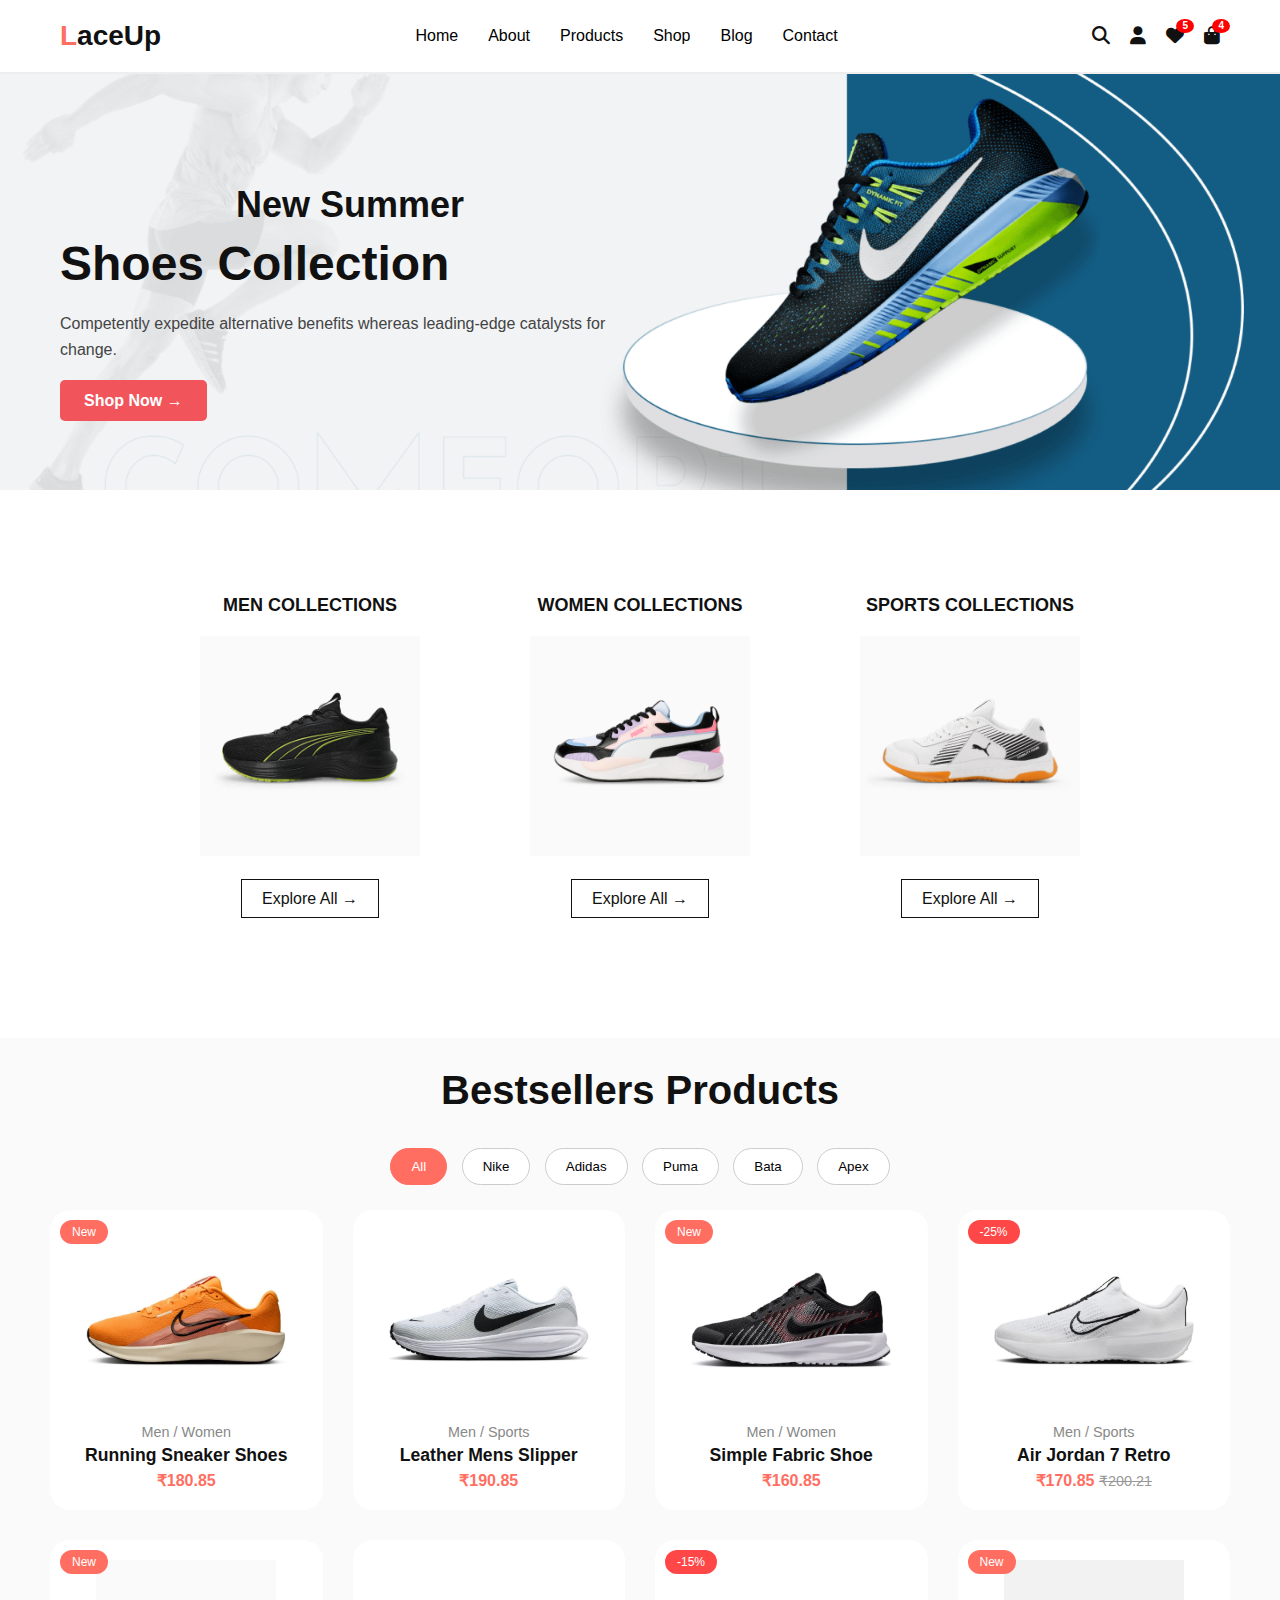
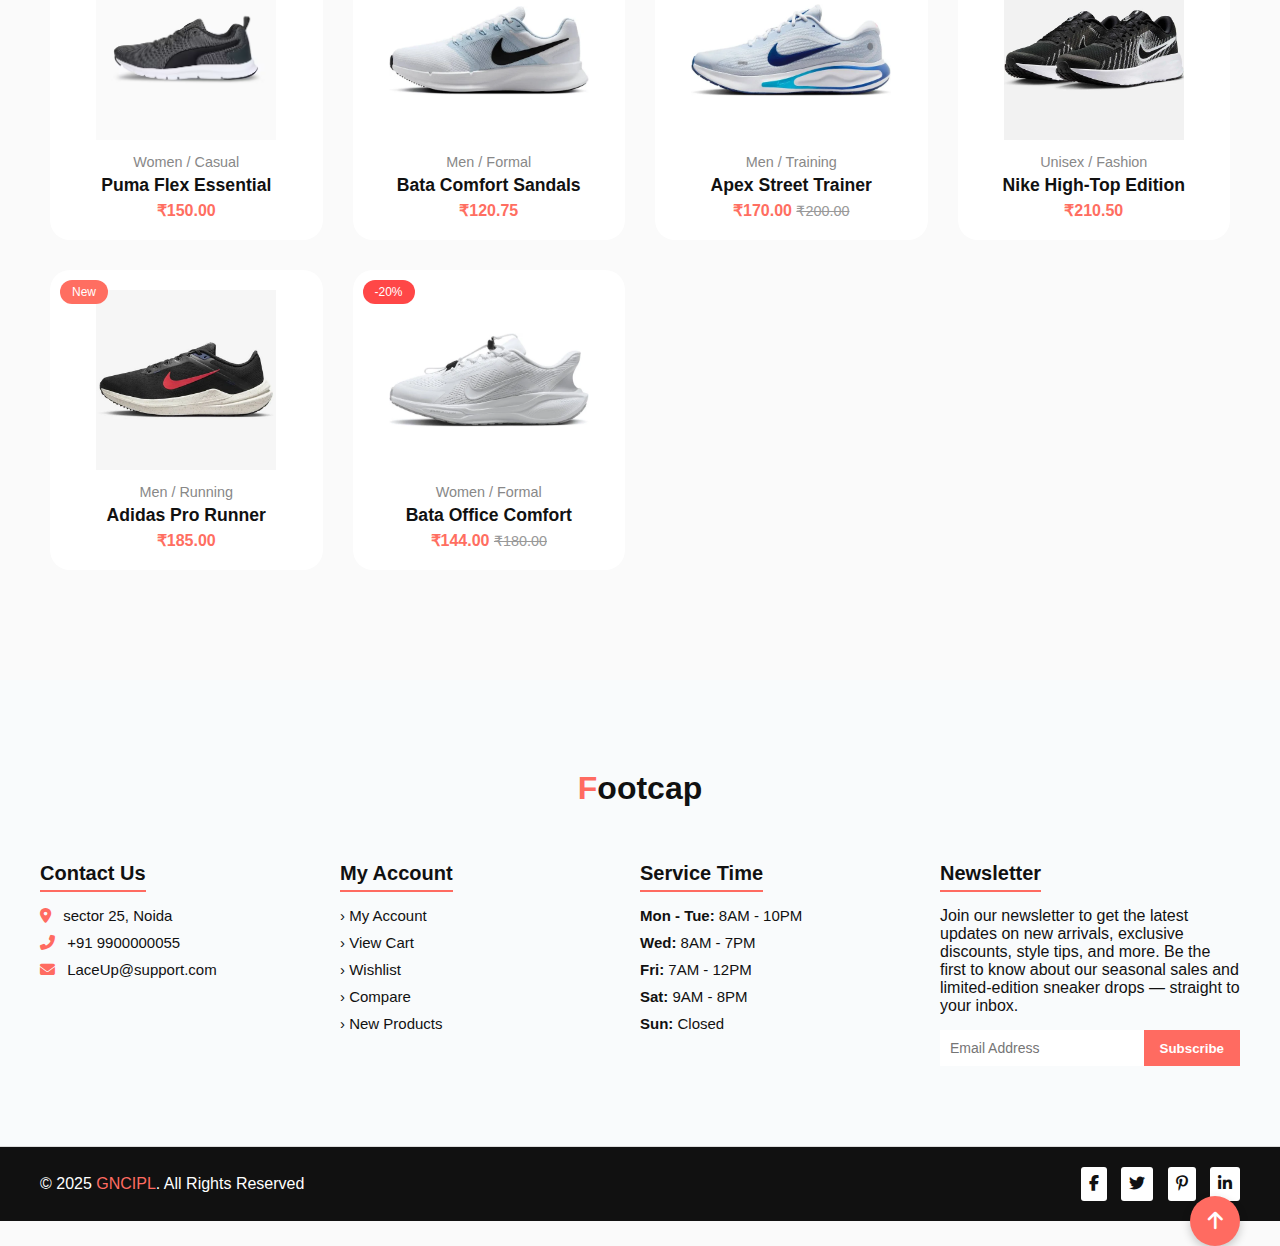
<file: index.html>
<!DOCTYPE html>
<html lang="en">
<head>
    <meta charset="UTF-8">
    <meta name="viewport" content="width=device-width, initial-scale=1.0">
    <title>E-Commerce</title>
    <link rel="stylesheet" href="styles.css" />
    <link rel="stylesheet" href="https://cdnjs.cloudflare.com/ajax/libs/font-awesome/6.4.0/css/all.min.css">
    
</head>
<body>
  <header>
    <div class="logo"><span>L</span>aceUp</div>
    <nav>
      <ul>
        <li><a href="#">Home</a></li>
        <li><a href="#">About</a></li>
        <li><a href="#">Products</a></li>
        <li><a href="#">Shop</a></li>
        <li><a href="#">Blog</a></li>
        <li><a href="#">Contact</a></li>
      </ul>
    </nav>
    <div class="icons">
      <i class="fas fa-search" aria-label="Search"></i>
      <i class="fas fa-user" aria-label="User"></i>
      <i class="fas fa-heart" aria-label="Wishlist"><span class="badge">5</span></i>
      <i class="fas fa-shopping-bag" aria-label="Cart"><span class="badge">4</span></i>
    </div>
  </header>

  <main>
    <section class="hero">
      <div class="hero-text">
        <h2>New Summer</h2>
        <h1>Shoes Collection</h1>
        <p>Competently expedite alternative benefits whereas leading-edge catalysts for change.</p>
        <a href="#" class="btn">Shop Now →</a>
      </div>
     
    </section>

    <section class="collections">
      <div class="collection-card men">
        <h3>MEN COLLECTIONS</h3>
        <img src="/assets/MenShoes.png" alt="Men's Shoes">
        <a href="#" class="outline-btn">Explore All →</a>
      </div>
      <div class="collection-card women">
        <h3>WOMEN COLLECTIONS</h3>
        <img src="/assets/WomenShoes.png" alt="Women's Shoes">
        <a href="#" class="outline-btn">Explore All →</a>
      </div>
      <div class="collection-card sports">
        <h3>SPORTS COLLECTIONS</h3>
        <img src="/assets/SportsShoes.png" alt="Sports Shoes">
        <a href="#" class="outline-btn">Explore All →</a>
      </div>
    </section>

    <div id="products"></div>
   
  </main>

   <div id="footer"></div>
    <script>
    fetch('products.html')
      .then(res => res.text())
      .then(html => { document.getElementById('products').innerHTML = html; });
  </script>
  
  <script>
    fetch('footer.html')
      .then(res => res.text())
      .then(html => { document.getElementById('footer').innerHTML = html; });
  </script>
</body>
</html>
</file>
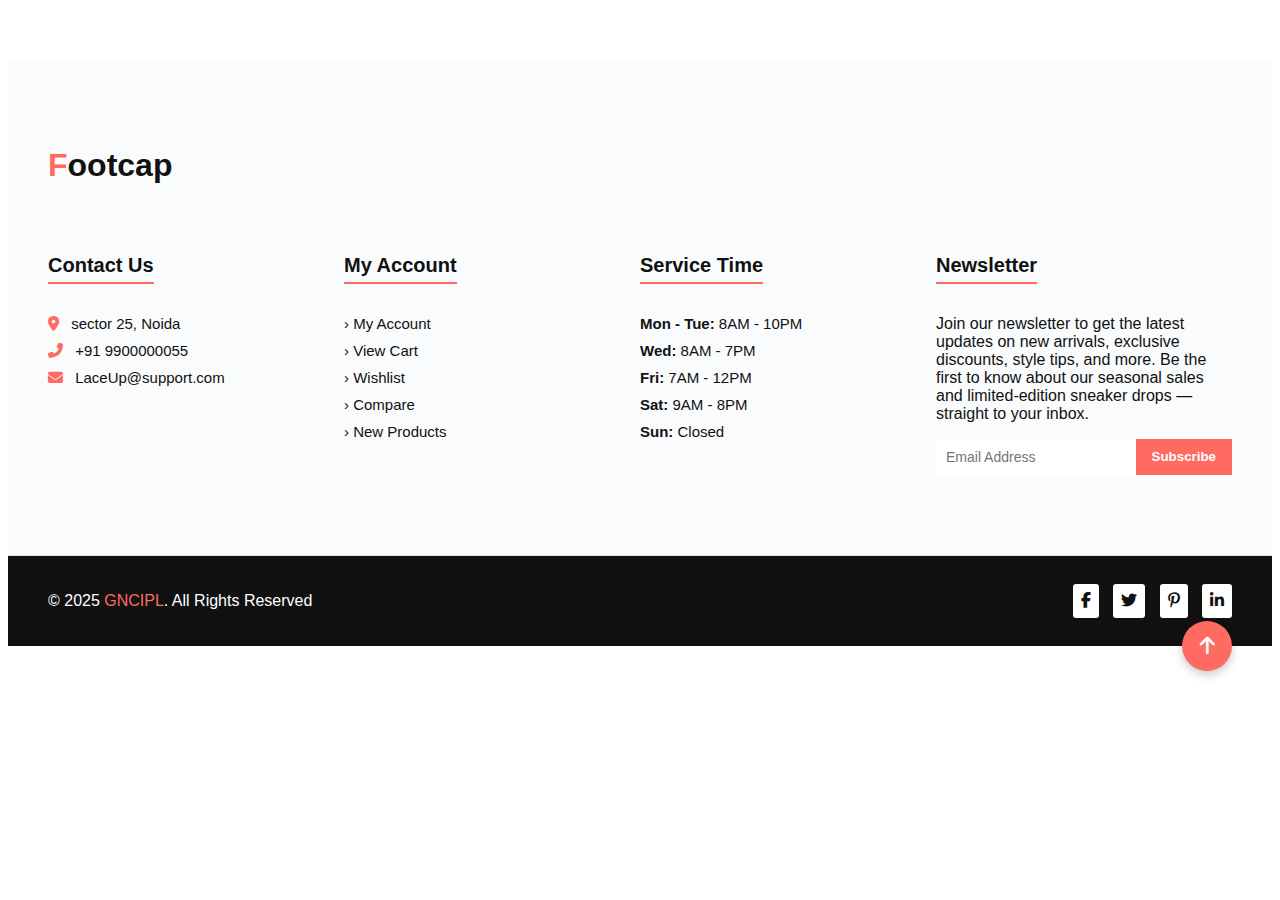
<file: footer.html>
<!DOCTYPE html>
<html lang="en">
<head>
    <meta charset="UTF-8">
    <meta name="viewport" content="width=device-width, initial-scale=1.0">
    <title>Document</title>
    <link rel="stylesheet" href="footerStyle.css">
    <link rel="stylesheet" href="https://cdnjs.cloudflare.com/ajax/libs/font-awesome/6.4.0/css/all.min.css">

</head>

<body>
    <footer class="footer">
  <div class="footer-top">
    <div class="footer-logo">
      <h2><span style="color: #ff6b61;">F</span>ootcap</h2>
    </div>
    <div class="footer-content">
      <div class="footer-column">
        <h3>Contact Us</h3>
        <ul>
          <li><i class="fas fa-map-marker-alt"></i> sector 25, Noida</li>
          <li><i class="fas fa-phone-alt"></i> +91 9900000055</li>
          <li><i class="fas fa-envelope"></i> LaceUp@support.com</li>
        </ul>
      </div>
      <div class="footer-column">
        <h3>My Account</h3>
        <ul>
          <li>› My Account</li>
          <li>› View Cart</li>
          <li>› Wishlist</li>
          <li>› Compare</li>
          <li>› New Products</li>
        </ul>
      </div>
      <div class="footer-column">
        <h3>Service Time</h3>
        <ul>
          <li><strong>Mon - Tue:</strong> 8AM - 10PM</li>
          <li><strong>Wed:</strong> 8AM - 7PM</li>
          <li><strong>Fri:</strong> 7AM - 12PM</li>
          <li><strong>Sat:</strong> 9AM - 8PM</li>
          <li><strong>Sun:</strong> Closed</li>
        </ul>
      </div>
      <div class="footer-column">
        <h3>Newsletter</h3>
        <p>Join our newsletter to get the latest updates on new arrivals, exclusive discounts, style tips, and more. Be the first to know about our seasonal sales and limited-edition sneaker drops — straight to your inbox.</p>
        <form class="newsletter-form">
          <input type="email" placeholder="Email Address" />
          <button type="submit">Subscribe</button>
        </form>
      </div>
    </div>
  </div>

  <div class="footer-bottom">
    <p>© 2025 <span style="color: #ff6b61;">GNCIPL</span>. All Rights Reserved</p>
    <div class="social-icons">
      <a href="#"><i class="fab fa-facebook-f"></i></a>
      <a href="#"><i class="fab fa-twitter"></i></a>
      <a href="#"><i class="fab fa-pinterest-p"></i></a>
      <a href="#"><i class="fab fa-linkedin-in"></i></a>
    </div>
  </div>

  <a href="#" class="back-to-top"><i class="fas fa-arrow-up"></i></a>
</footer>
</body>
</html>
</file>
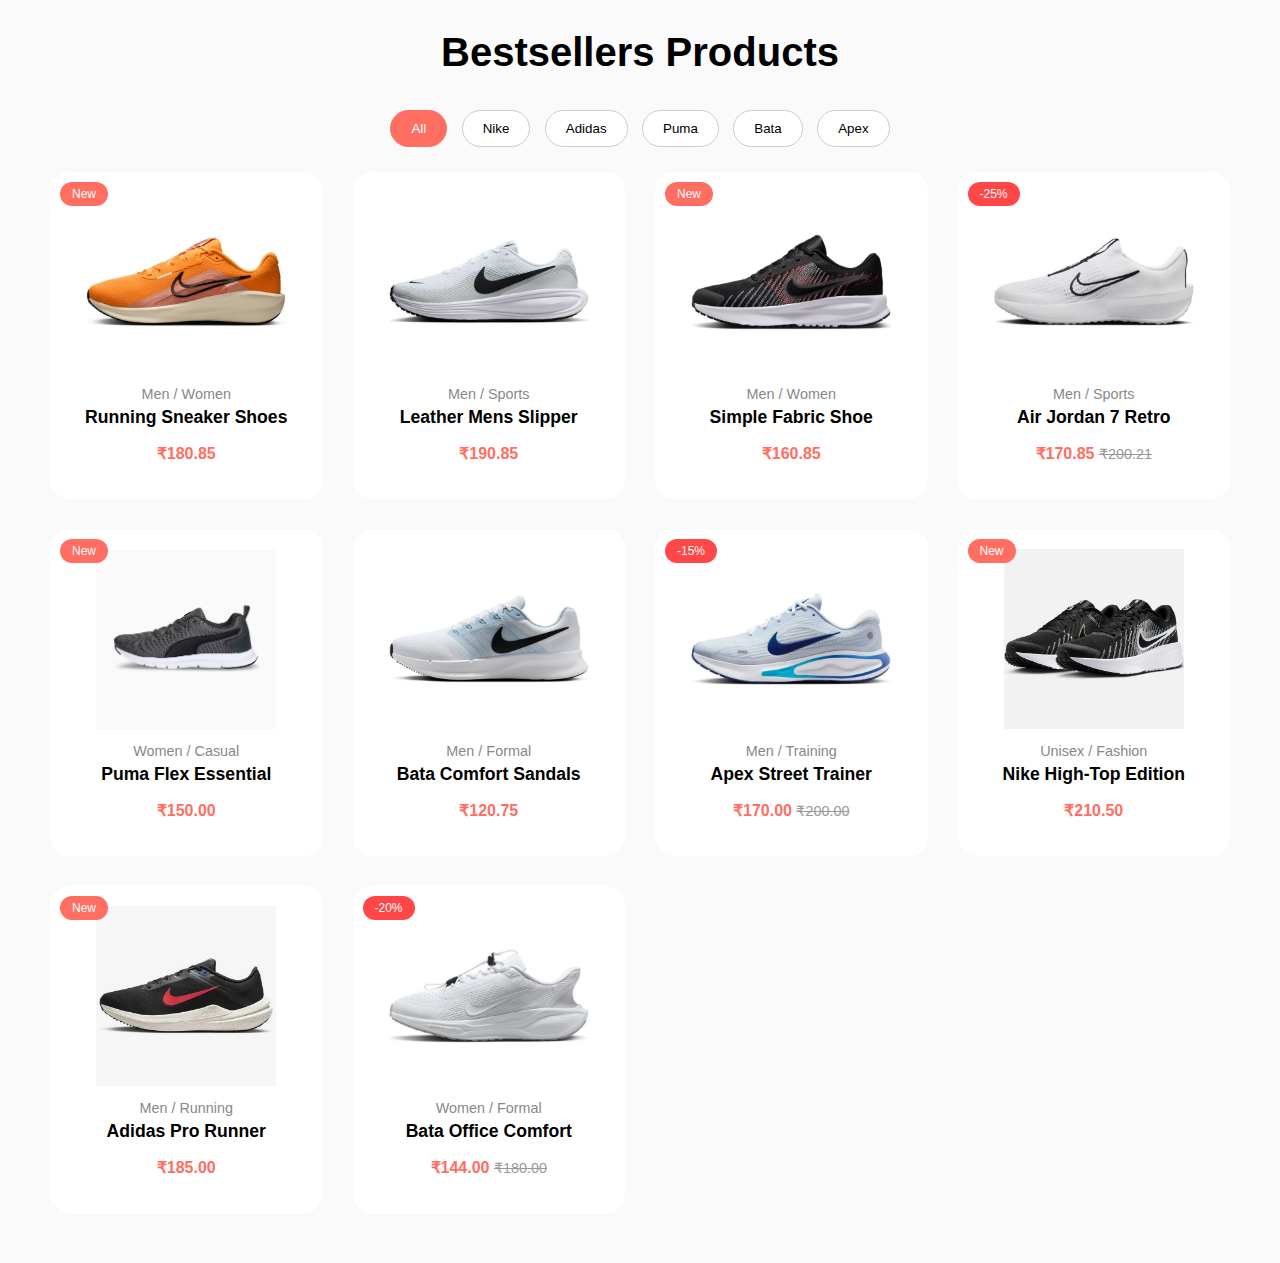
<file: products.html>
<!DOCTYPE html>
<html lang="en">
<head>
    <meta charset="UTF-8">
    <meta name="viewport" content="width=device-width, initial-scale=1.0">
    <title>Document</title>
    <link rel="stylesheet" href="productsStyle.css">
</head>
<body>
     <section class="products">
         <h2>Bestsellers Products</h2>

  <div class="filters">
    <button class="filter active" data-brand="all">All</button>
    <button class="filter" data-brand="Nike">Nike</button>
    <button class="filter" data-brand="Adidas">Adidas</button>
    <button class="filter" data-brand="Puma">Puma</button>
    <button class="filter" data-brand="Bata">Bata</button>
    <button class="filter" data-brand="Apex">Apex</button>
  </div>

  <div class="product-grid">
    <!-- Product 1 -->
    <div class="product-card" data-brand="Nike">
      <div class="label">New</div>
      <img src="assets/product1.png" alt="Running Shoe">
      <p class="category">Men / Women</p>
      <h3>Running Sneaker Shoes</h3>
      <p class="price">₹180.85</p>
    </div>

    <!-- Product 2 -->
    <div class="product-card" data-brand="Nike">
      <img src="assets/product2.png" alt="Leather Shoe">
      <p class="category">Men / Sports</p>
      <h3>Leather Mens Slipper</h3>
      <p class="price">₹190.85</p>
    </div>

    <!-- Product 3 -->
    <div class="product-card" data-brand="Adidas">
      <div class="label">New</div>
      <img src="assets/product3.png" alt="Fabric Shoe">
      <p class="category">Men / Women</p>
      <h3>Simple Fabric Shoe</h3>
      <p class="price">₹160.85</p>
    </div>

    <!-- Product 4 -->
    <div class="product-card" data-brand="Nike">
      <div class="label discount">-25%</div>
      <img src="assets/product4.png" alt="Air Jordan">
      <p class="category">Men / Sports</p>
      <h3>Air Jordan 7 Retro</h3>
      <p class="price">
        ₹170.85 <span class="old-price">₹200.21</span>
      </p>
    </div>
    <!-- Product 5 -->
<div class="product-card" data-brand="Puma">
  <div class="label">New</div>
  <img src="assets/product5.png" alt="Puma Flex Shoe">
  <p class="category">Women / Casual</p>
  <h3>Puma Flex Essential</h3>
  <p class="price">₹150.00</p>
</div>

<!-- Product 6 -->
<div class="product-card" data-brand="Bata">
  <img src="assets/product6.png" alt="Bata Sandal">
  <p class="category">Men / Formal</p>
  <h3>Bata Comfort Sandals</h3>
  <p class="price">₹120.75</p>
</div>

<!-- Product 7 -->
<div class="product-card" data-brand="Apex">
  <div class="label discount">-15%</div>
  <img src="assets/product7.png" alt="Apex Trainer">
  <p class="category">Men / Training</p>
  <h3>Apex Street Trainer</h3>
  <p class="price">₹170.00 <span class="old-price">₹200.00</span></p>
</div>

<!-- Product 8 -->
<div class="product-card" data-brand="Nike">
  <div class="label">New</div>
  <img src="assets/product8.png" alt="Nike High Tops">
  <p class="category">Unisex / Fashion</p>
  <h3>Nike High-Top Edition</h3>
  <p class="price">₹210.50</p>
</div>

<!-- Product 9 -->
<div class="product-card" data-brand="Adidas">
  <div class="label">New</div>
  <img src="assets/product9.png" alt="Adidas Pro Shoe">
  <p class="category">Men / Running</p>
  <h3>Adidas Pro Runner</h3>
  <p class="price">₹185.00</p>
</div>

<!-- Product 10 -->
<div class="product-card" data-brand="Bata">
  <div class="label discount">-20%</div>
  <img src="assets/product10.png" alt="Bata Office Shoe">
  <p class="category">Women / Formal</p>
  <h3>Bata Office Comfort</h3>
  <p class="price">₹144.00 <span class="old-price">₹180.00</span></p>
</div>


  </div>
    </section>
</body>
</html>
</file>
<file: styles.css>
/* Your original styles here ... */

* {
  margin: 0;
  padding: 0;
  box-sizing: border-box;
  font-family: 'Segoe UI', sans-serif;
}
body {
  background: #fff;
  color: #111;
}
header {
  display: flex;
  justify-content: space-between;
  align-items: center;
  padding: 20px 60px;
  background: #fff;
  border-bottom: 2px solid #eee;
  flex-wrap: wrap; /* Allow wrapping on small screens */
}
.logo {
  font-size: 28px;
  font-weight: bold;
}

.logo span {
  color: #FF6F61;
}

nav ul {
  list-style: none;
  display: flex;
  gap: 30px;
}

nav ul li a {
  text-decoration: none;
  color: #000;
  font-weight: 500;
}

.icons {
  display: flex;
  gap: 20px;
  position: relative;
}

.icons i {
  font-size: 18px;
  cursor: pointer;
  position: relative;
}

.icons .badge {
  background: red;
  color: white;
  border-radius: 50%;
  font-size: 10px;
  padding: 2px 6px;
  position: absolute;
  top: -8px;
  right: -10px;
}

.hero {
  display: flex;
  align-items: center;
  justify-content: space-between;
  padding: 80px 60px;
  background-image: url('/assets/bg.png');
  background-size: cover;
  background-repeat: no-repeat;
  background-position: center;
  flex-wrap: wrap;
}

.hero-text {
  max-width: 50%;
}

.hero-text h2 {
  font-size: 36px;
  margin-bottom: 10px;
}

.hero-text h1 {
  font-size: 48px;
  margin-bottom: 20px;
  font-weight: bold;
}

.hero-text p {
  margin-bottom: 30px;
  line-height: 1.6;
  color: #444;
}

.btn {
  padding: 12px 24px;
  background: #f2545b;
  color: #fff;
  text-decoration: none;
  border-radius: 5px;
  font-weight: bold;
}

.collections {
  display: flex;
  justify-content: center;
  gap: 30px;
  padding: 60px;
  background: #fff;
  flex-wrap: wrap;
}

.collection-card {
  width: 300px;
  text-align: center;
  padding: 40px 20px;
  border-radius: 10px;
  transition: transform 0.3s ease;
  background: #fff;
  margin-bottom: 30px;
}

.collection-card:hover {
  transform: translateY(-10px);
}

.collection-card h3 {
  font-size: 18px;
  font-weight: bold;
  margin-bottom: 20px;
  color: #111;
}

.collection-card img {
  width: 220px;
  height: auto;
  margin-bottom: 30px;
}

.outline-btn {
  padding: 10px 20px;
  border: 1.5px solid #111;
  color: #111;
  background: transparent;
  text-decoration: none;
  font-weight: 500;
  transition: all 0.3s ease;
}

.outline-btn:hover {
  background: #111;
  color: #fff;
}

/* Responsive styles */

/* Tablets (medium devices) */
@media (max-width: 1024px) {
  header {
    padding: 15px 30px;
  }
  nav ul {
    gap: 20px;
  }
  .hero {
    padding: 60px 30px;
  }
  .hero-text {
    max-width: 60%;
  }
  .hero-text h2 {
    font-size: 28px;
  }
  .hero-text h1 {
    font-size: 36px;
  }
  .collections {
    gap: 20px;
    padding: 40px 30px;
  }
  .collection-card {
    width: 45%;
  }
}

/* Mobile phones (small devices) */
@media (max-width: 600px) {
  header {
    padding: 15px 20px;
    flex-direction: column;
    align-items: flex-start;
    gap: 15px;
  }

  nav ul {
    flex-direction: column;
    gap: 10px;
    width: 100%;
  }
  nav ul li a {
    font-size: 16px;
  }

  .icons {
    width: 100%;
    justify-content: flex-start;
    gap: 15px;
  }

  .hero {
    padding: 40px 20px;
    flex-direction: column;
    align-items: flex-start;
  }

  .hero-text {
    max-width: 100%;
  }

  .hero-text h2 {
    font-size: 22px;
  }
  .hero-text h1 {
    font-size: 28px;
  }
  .hero-text p {
    font-size: 14px;
  }

  .btn {
    padding: 10px 20px;
    font-size: 14px;
  }

  .collections {
    flex-direction: column;
    padding: 30px 20px;
  }

  .collection-card {
    width: 100%;
    padding: 30px 10px;
  }

  .collection-card img {
    width: 150px;
  }

  .outline-btn {
    padding: 8px 16px;
    font-size: 14px;
  }
}
</file>
<file: footerStyle.css>
.footer {
  background-color: #f9fbfc;
  color: #111;
  font-family: 'Poppins', sans-serif;
  margin-top: 60px;
  position: relative;
}

.footer-top {
  padding: 60px 40px;
  border-bottom: 1px solid #ddd;
}

.footer-logo h2 {
  font-size: 32px;
  margin-bottom: 30px;
}

.footer-content {
  display: flex;
  flex-wrap: wrap;
  justify-content: space-between;
}

.footer-column {
  flex: 1;
  min-width: 220px;
  margin: 20px 0;
}

.footer-column h3 {
  font-size: 20px;
  font-weight: bold;
  margin-bottom: 15px;
  border-bottom: 2px solid #ff6b61;
  display: inline-block;
  padding-bottom: 5px;
}

.footer-column ul {
  list-style: none;
  padding: 0;
}

.footer-column ul li {
  margin-bottom: 10px;
  font-size: 15px;
}

.footer-column ul li i {
  margin-right: 8px;
  color: #ff6b61;
}

.newsletter-form {
  margin-top: 15px;
  display: flex;
}

.newsletter-form input {
  padding: 10px;
  border: none;
  width: 70%;
  font-size: 14px;
}

.newsletter-form button {
  background-color: #ff6b61;
  border: none;
  padding: 10px 16px;
  color: #fff;
  font-weight: bold;
  cursor: pointer;
}

.footer-bottom {
  background-color: #111;
  color: #fff;
  padding: 20px 40px;
  display: flex;
  justify-content: space-between;
  align-items: center;
  flex-wrap: wrap;
}

.social-icons a {
  color: #111;
  background: #fff;
  margin-left: 10px;
  padding: 8px;
  display: inline-block;
  border-radius: 3px;
  text-align: center;
}

.back-to-top {
  position: absolute;
  right: 40px;
  bottom: -25px;
  background-color: #ff6b61;
  color: white;
  font-size: 20px;
  width: 50px;
  height: 50px;
  border-radius: 50%;
  display: grid;
  place-items: center;
  text-decoration: none;
  box-shadow: 0 4px 10px rgba(0, 0, 0, 0.2);
  transition: background-color 0.3s;
}

.back-to-top:hover {
  background-color: #e55a50;
}

/* Responsive Styles */

@media (max-width: 1024px) {
  .footer-top {
    padding: 40px 30px;
  }

  .footer-logo h2 {
    font-size: 28px;
  }

  .footer-column {
    min-width: 180px;
    margin: 15px 10px;
  }

  .newsletter-form input {
    font-size: 13px;
  }

  .newsletter-form button {
    padding: 9px 14px;
  }

  .footer-bottom {
    padding: 15px 30px;
  }
}

@media (max-width: 768px) {
  .footer-content {
    flex-direction: column;
    align-items: flex-start;
  }

  .footer-column {
    width: 100%;
    max-width: 400px;
  }

  .newsletter-form {
    flex-direction: column;
  }

  .newsletter-form input {
    width: 100%;
    margin-bottom: 10px;
  }

  .newsletter-form button {
    width: 100%;
  }

  .footer-bottom {
    flex-direction: column;
    gap: 15px;
    text-align: center;
  }

  .social-icons {
    margin-top: 10px;
  }

  .social-icons a {
    margin-left: 5px;
    margin-right: 5px;
  }

  .back-to-top {
    position: static;
    margin: 20px auto 0;
  }
}

@media (max-width: 480px) {
  .footer-logo h2 {
    font-size: 24px;
  }

  .footer-column h3 {
    font-size: 18px;
  }

  .footer-column ul li {
    font-size: 14px;
  }

  .newsletter-form input {
    font-size: 12px;
  }

  .newsletter-form button {
    font-size: 14px;
  }
}
</file>
<file: productsStyle.css>
body {
  margin: 0;
  padding: 0;
  font-family: 'Montserrat', sans-serif;
  background-color: #fafafa;
}

h2 {
  text-align: center;
  margin: 30px 0;
  font-size: 2.5rem;
}

.filters {
  text-align: center;
  margin-bottom: 20px;
}

.filter {
  padding: 10px 20px;
  margin: 5px;
  border: 1px solid #ccc;
  background: #fff;
  border-radius: 25px;
  cursor: pointer;
  transition: 0.3s;
}

.filter.active,
.filter:hover {
  background-color: #ff6e61;
  color: white;
  border-color: #ff6e61;
}

.product-grid {
  display: grid;
  grid-template-columns: repeat(auto-fit, minmax(250px, 1fr));
  gap: 30px;
  padding: 0 50px 50px;
}

.product-card {
  background: #fff;
  padding: 20px;
  text-align: center;
  border-radius: 20px;
  position: relative;
  transition: 0.3s;
}

.product-card:hover {
  transform: translateY(-5px);
  box-shadow: 0 8px 16px rgba(0,0,0,0.1);
}

.product-card img {
  width: 200px;
  height: 180px;
  object-fit: contain;
}

.category {
  color: #888;
  font-size: 0.9rem;
  margin: 10px 0 0;
}

h3 {
  margin: 5px 0;
  font-size: 1.1rem;
}

.price {
  color: #ff6e61;
  font-weight: bold;
  font-size: 1rem;
}

.old-price {
  text-decoration: line-through;
  color: #999;
  font-weight: normal;
  font-size: 0.9rem;
}

.label {
  position: absolute;
  top: 10px;
  left: 10px;
  background: #ff6e61;
  color: #fff;
  padding: 5px 12px;
  font-size: 0.75rem;
  border-radius: 15px;
}

.label.discount {
  background: #ff4747;
}

/* Responsive Adjustments */
@media (max-width: 1024px) {
  .product-grid {
    padding: 0 30px 40px;
    gap: 20px;
  }
  .product-card img {
    width: 180px;
    height: 160px;
  }
  h2 {
    font-size: 2rem;
  }
}

@media (max-width: 768px) {
  .product-grid {
    grid-template-columns: repeat(auto-fit, minmax(200px, 1fr));
    padding: 0 20px 30px;
    gap: 15px;
  }
  .product-card {
    padding: 15px;
  }
  .product-card img {
    width: 150px;
    height: 140px;
  }
  h2 {
    font-size: 1.75rem;
  }
  .filter {
    padding: 8px 16px;
    margin: 4px;
    font-size: 0.9rem;
  }
}

@media (max-width: 480px) {
  h2 {
    font-size: 1.5rem;
    margin: 20px 10px;
  }
  .product-grid {
    grid-template-columns: 1fr;
    padding: 0 10px 20px;
    gap: 12px;
  }
  .product-card {
    padding: 12px;
  }
  .product-card img {
    width: 120px;
    height: 110px;
  }
  .filter {
    padding: 6px 12px;
    margin: 3px;
    font-size: 0.85rem;
  }
}
</file>
